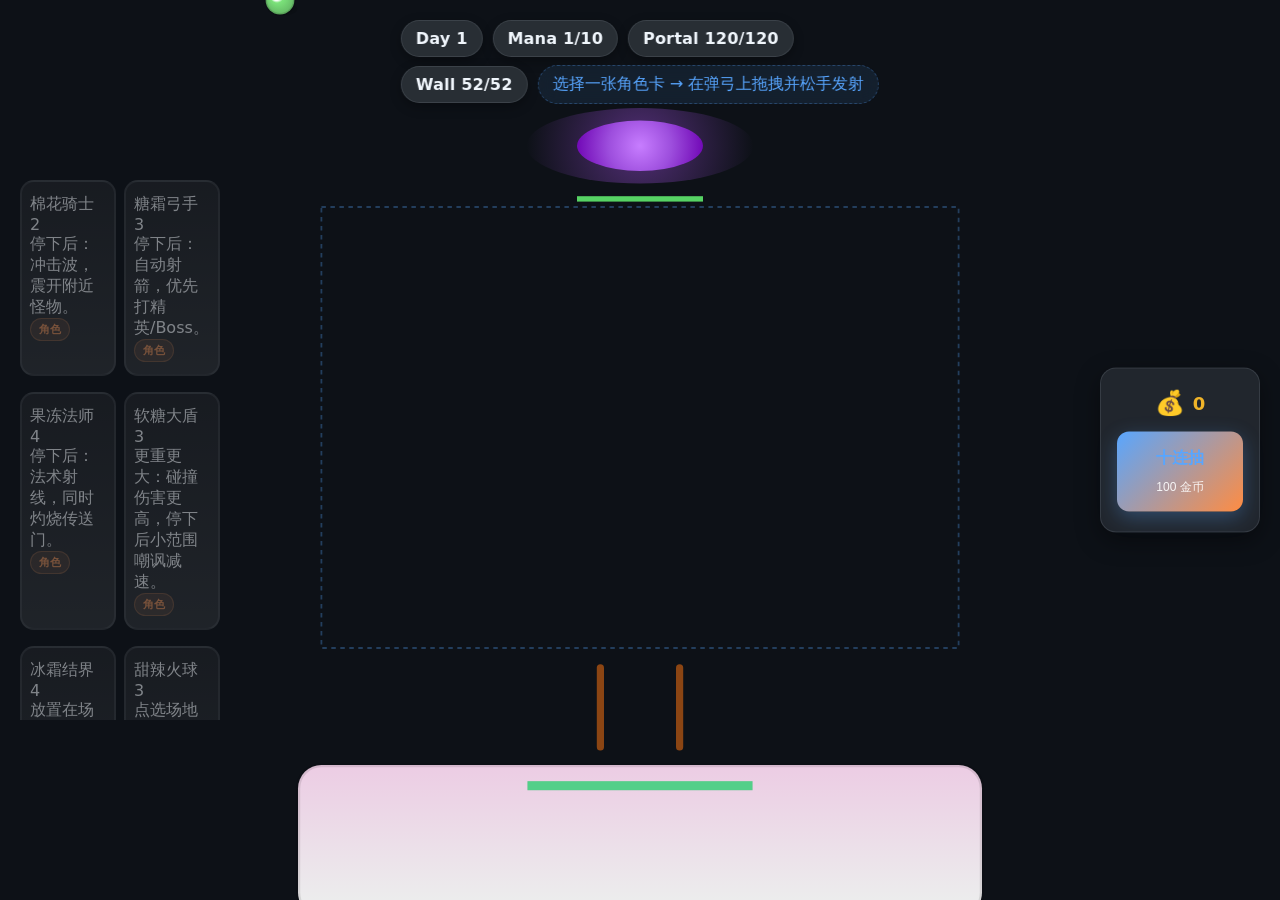
<file: index.html>
<!doctype html>
<html lang="zh-CN">
  <head>
    <meta charset="UTF-8" />
    <meta name="viewport" content="width=device-width, initial-scale=1, viewport-fit=cover" />
    <title>Balls Adventure — 防守游戏</title>
    <link rel="stylesheet" href="./style.css" />
    <script type="module" src="./js/main.js"></script>
  </head>
  <body>
    <div id="app">
      <canvas id="game" aria-label="game canvas"></canvas>

      <div id="hud">
        <div class="hud-row">
          <div class="pill" id="hudDay">Day 1</div>
          <div class="pill" id="hudMana">Mana 0/10</div>
          <div class="pill" id="hudPortal">Portal 100/100</div>
        </div>
        <div class="hud-row bottom">
          <div class="pill" id="hudWall">Wall 50/50</div>
          <div class="hint" id="hudHint">选择一张角色卡 → 在弹弓上拖拽并松手发射</div>
        </div>
      </div>

      <div id="cards" aria-label="cards bar"></div>

      <div id="gachaPanel" class="gacha-panel" aria-label="gacha panel">
        <div class="gacha-info">
          <div class="coins-display">
            <span class="coins-icon">💰</span>
            <span id="gameCoins">0</span>
          </div>
          <button id="gameGachaBtn" class="game-gacha-btn">
            <div class="gacha-title">十连抽</div>
            <div class="gacha-cost">100 金币</div>
          </button>
        </div>
      </div>

      <div id="overlay" class="hidden" role="dialog" aria-modal="true">
        <div class="panel">
          <div class="title" id="overlayTitle">Day Clear</div>
          <div class="desc" id="overlayDesc"></div>
          <button id="overlayBtn" class="primary">进入下一天</button>
        </div>
      </div>

      <div id="buildOverlay" class="hidden" role="dialog" aria-modal="true">
        <div class="panel build-panel">
          <div class="title">建设基地</div>
          <div class="build-stats">
            <div class="stat-item">
              <span class="stat-label">当前存档:</span>
              <span class="stat-value" id="currentSaveName">默认存档</span>
            </div>
            <div class="stat-item">
              <span class="stat-label">金币:</span>
              <span class="stat-value" id="buildCoins">0</span>
            </div>
            <div class="stat-item">
              <span class="stat-label">最高天数:</span>
              <span class="stat-value" id="buildBestDay">1</span>
            </div>
          </div>
          
          <div class="save-management">
            <div class="section-title">存档管理</div>
            <div class="save-slots" id="saveSlots">
              <!-- 动态生成存档槽位 -->
            </div>
            <div class="save-actions">
              <input type="text" id="newSaveName" placeholder="输入存档名称" maxlength="20">
              <button id="createNewSaveBtn" class="secondary-btn">新建存档</button>
            </div>
          </div>
          
          <div class="build-actions">
            <button id="backToGameBtn" class="secondary-btn">返回游戏</button>
          </div>
          <div id="gachaResults" class="gacha-results hidden"></div>
        </div>
      </div>
    </div>
  </body>
</html>
</file>
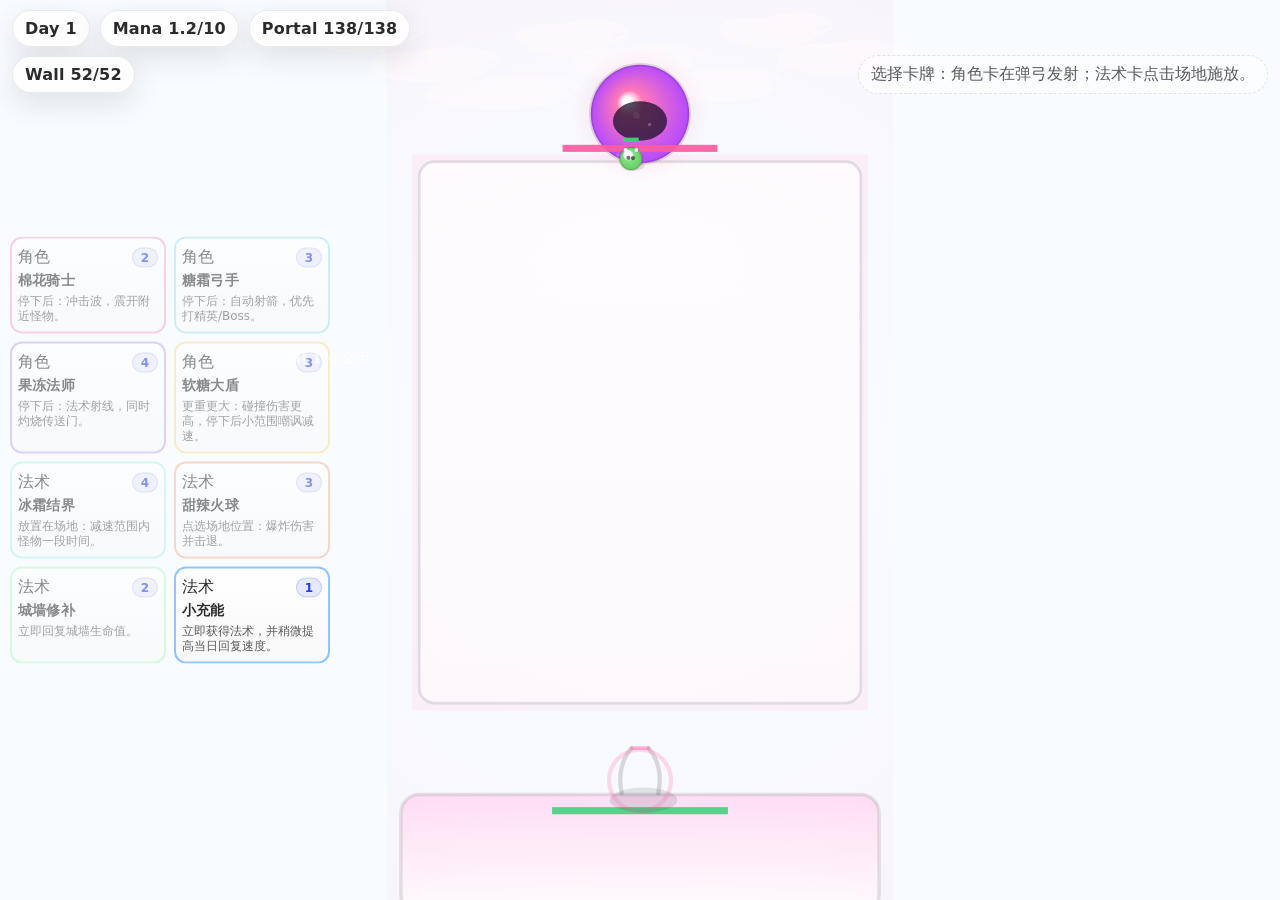
<file: backup/index.html>
<!doctype html>
<html lang="zh-CN">
  <head>
    <meta charset="UTF-8" />
    <meta name="viewport" content="width=device-width, initial-scale=1, viewport-fit=cover" />
    <title>Slingshot Portal — Mini Prototype</title>
    <link rel="stylesheet" href="./style.css" />
  </head>
  <body>
    <div id="app">
      <canvas id="game" aria-label="game canvas"></canvas>

      <div id="hud">
        <div class="hud-row">
          <div class="pill" id="hudDay">Day 1</div>
          <div class="pill" id="hudMana">Mana 0/10</div>
          <div class="pill" id="hudPortal">Portal 100/100</div>
        </div>
        <div class="hud-row bottom">
          <div class="pill" id="hudWall">Wall 50/50</div>
          <div class="hint" id="hudHint">选择一张角色卡 → 在弹弓上拖拽并松手发射</div>
        </div>
      </div>

      <div id="cards" aria-label="cards bar"></div>

      <div id="overlay" class="hidden" role="dialog" aria-modal="true">
        <div class="panel">
          <div class="title" id="overlayTitle">Day Clear</div>
          <div class="desc" id="overlayDesc"></div>
          <button id="overlayBtn" class="primary">进入下一天</button>
        </div>
      </div>

      <div id="buildOverlay" class="hidden" role="dialog" aria-modal="true">
        <div class="panel build-panel">
          <div class="title">建设基地</div>
          <div class="build-stats">
            <div class="stat-item">
              <span class="stat-label">当前存档:</span>
              <span class="stat-value" id="currentSaveName">默认存档</span>
            </div>
            <div class="stat-item">
              <span class="stat-label">金币:</span>
              <span class="stat-value" id="buildCoins">0</span>
            </div>
            <div class="stat-item">
              <span class="stat-label">最高天数:</span>
              <span class="stat-value" id="buildBestDay">1</span>
            </div>
          </div>
          
          <div class="save-management">
            <div class="section-title">存档管理</div>
            <div class="save-slots" id="saveSlots">
              <!-- 动态生成存档槽位 -->
            </div>
            <div class="save-actions">
              <input type="text" id="newSaveName" placeholder="输入存档名称" maxlength="20">
              <button id="createNewSaveBtn" class="secondary-btn">新建存档</button>
            </div>
          </div>
          
          <div class="build-actions">
            <button id="gachaBtn" class="gacha-btn">
              <div class="gacha-title">十连抽</div>
              <div class="gacha-cost">消耗 100 金币</div>
            </button>
            <button id="backToGameBtn" class="secondary-btn">返回游戏</button>
          </div>
          <div id="gachaResults" class="gacha-results hidden"></div>
        </div>
      </div>
    </div>

    <script defer src="./game.js"></script>
  </body>
</html>
</file>
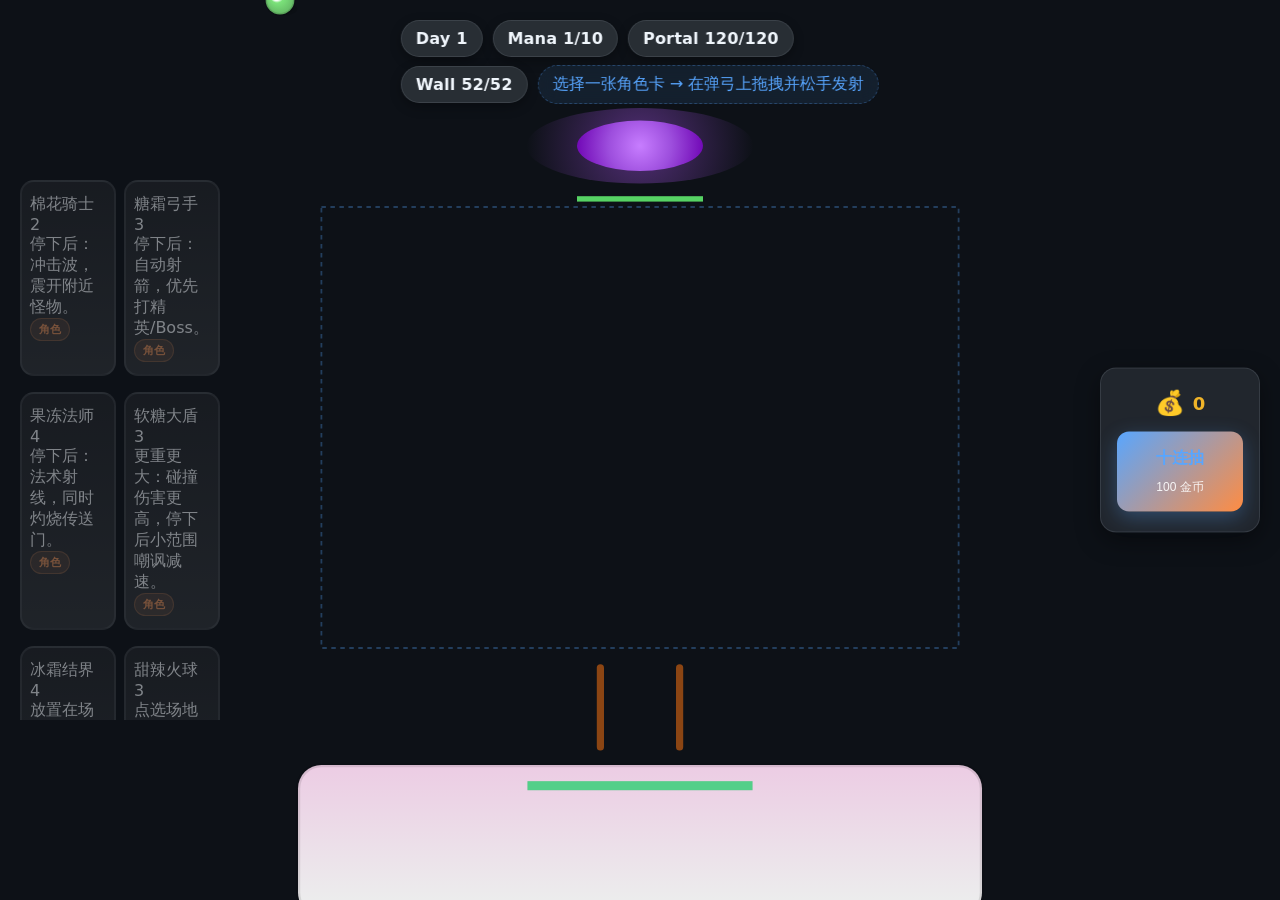
<file: index_backup.html>
<!doctype html>
<html lang="zh-CN">
  <head>
    <meta charset="UTF-8" />
    <meta name="viewport" content="width=device-width, initial-scale=1, viewport-fit=cover" />
    <title>Balls Adventure — 防守游戏</title>
    <link rel="stylesheet" href="./style.css" />
    <script type="module" src="./js/main.js"></script>
  </head>
  <body>
    <div id="app">
      <canvas id="game" aria-label="game canvas"></canvas>

      <div id="hud">
        <div class="hud-row">
          <div class="pill" id="hudDay">Day 1</div>
          <div class="pill" id="hudMana">Mana 0/10</div>
          <div class="pill" id="hudPortal">Portal 100/100</div>
        </div>
        <div class="hud-row bottom">
          <div class="pill" id="hudWall">Wall 50/50</div>
          <div class="hint" id="hudHint">选择一张角色卡 → 在弹弓上拖拽并松手发射</div>
        </div>
      </div>

      <div id="cards" aria-label="cards bar"></div>

      <div id="gachaPanel" class="gacha-panel" aria-label="gacha panel">
        <div class="gacha-info">
          <div class="coins-display">
            <span class="coins-icon">💰</span>
            <span id="gameCoins">0</span>
          </div>
          <button id="gameGachaBtn" class="game-gacha-btn">
            <div class="gacha-title">十连抽</div>
            <div class="gacha-cost">100 金币</div>
          </button>
        </div>
      </div>

      <div id="overlay" class="hidden" role="dialog" aria-modal="true">
        <div class="panel">
          <div class="title" id="overlayTitle">Day Clear</div>
          <div class="desc" id="overlayDesc"></div>
          <button id="overlayBtn" class="primary">进入下一天</button>
        </div>
      </div>

      <div id="buildOverlay" class="hidden" role="dialog" aria-modal="true">
        <div class="panel build-panel">
          <div class="title">建设基地</div>
          <div class="build-stats">
            <div class="stat-item">
              <span class="stat-label">当前存档:</span>
              <span class="stat-value" id="currentSaveName">默认存档</span>
            </div>
            <div class="stat-item">
              <span class="stat-label">金币:</span>
              <span class="stat-value" id="buildCoins">0</span>
            </div>
            <div class="stat-item">
              <span class="stat-label">最高天数:</span>
              <span class="stat-value" id="buildBestDay">1</span>
            </div>
          </div>
          
          <div class="save-management">
            <div class="section-title">存档管理</div>
            <div class="save-slots" id="saveSlots">
              <!-- 动态生成存档槽位 -->
            </div>
            <div class="save-actions">
              <input type="text" id="newSaveName" placeholder="输入存档名称" maxlength="20">
              <button id="createNewSaveBtn" class="secondary-btn">新建存档</button>
            </div>
          </div>
          
          <div class="build-actions">
            <button id="gachaBtn" class="gacha-btn">
              <div class="gacha-title">十连抽</div>
              <div class="gacha-cost">消耗 100 金币</div>
            </button>
            <button id="backToGameBtn" class="secondary-btn">返回游戏</button>
          </div>
          <div id="gachaResults" class="gacha-results hidden"></div>
        </div>
      </div>
    </div>
  </body>
</html>
</file>
<file: style.css>
:root {
  --bg0: #0d1117;
  --bg1: #161b22;
  --bg2: #21262d;
  --bg3: #30363d;
  --ink: #f0f6fc;
  --muted: #8b949e;
  --accent-blue: #58a6ff;
  --accent-yellow: #f0b429;
  --accent-orange: #ff8c42;
  --accent-green: #56d364;
  --pill: rgba(48, 54, 61, 0.8);
  --pill-border: rgba(139, 148, 158, 0.2);
  --shadow: rgba(0, 0, 0, 0.3);
  --primary: var(--accent-blue);
  --primary-ink: #ffffff;
}

* { box-sizing: border-box; }
html, body { height: 100%; }
body {
  margin: 0;
  font-family: ui-sans-serif, system-ui, -apple-system, "Segoe UI", Roboto, "Noto Sans CJK SC", "Microsoft YaHei", sans-serif;
  color: var(--ink);
  background: radial-gradient(1200px 900px at 50% -100px, var(--bg1), var(--bg0));
  overflow: hidden;
}

#app {
  position: fixed;
  inset: 0;
}

canvas#game {
  position: absolute;
  inset: 0;
  width: 100%;
  height: 100%;
  touch-action: none;
}

#hud {
  position: fixed;
  left: 50%;
  top: 20px;
  transform: translateX(-50%);
  display: flex;
  flex-direction: column;
  gap: 8px;
  pointer-events: none;
  z-index: 200;
}

.hud-row {
  display: flex;
  align-items: center;
  gap: 10px;
}
.hud-row.bottom {
  justify-content: space-between;
}

.pill {
  padding: 8px 14px;
  border-radius: 999px;
  background: var(--pill);
  border: 1px solid var(--pill-border);
  box-shadow: 0 4px 12px var(--shadow);
  font-weight: 650;
  letter-spacing: 0.2px;
  color: var(--ink);
  backdrop-filter: blur(10px);
}

.hint {
  padding: 8px 14px;
  border-radius: 999px;
  background: rgba(88, 166, 255, 0.1);
  border: 1px dashed rgba(88, 166, 255, 0.3);
  color: var(--accent-blue);
  max-width: min(540px, 60vw);
  white-space: nowrap;
  overflow: hidden;
  text-overflow: ellipsis;
  backdrop-filter: blur(10px);
}

#cards {
  position: fixed;
  left: 20px;
  top: 50%;
  transform: translateY(-50%);
  width: 200px;
  display: flex;
  flex-direction: column;
  gap: 8px;
  pointer-events: auto;
  max-height: 60vh;
  overflow-y: auto;
  z-index: 100;
}

.gacha-panel {
  position: fixed;
  right: 20px;
  top: 50%;
  transform: translateY(-50%);
  width: 160px;
  z-index: 1000;
  pointer-events: auto;
}

.gacha-info {
  display: flex;
  flex-direction: column;
  gap: 15px;
  align-items: center;
  background: var(--bg2);
  border-radius: 16px;
  padding: 20px 16px;
  border: 1px solid var(--pill-border);
  box-shadow: 0 8px 25px rgba(0, 0, 0, 0.4);
}

.coins-display {
  display: flex;
  align-items: center;
  gap: 8px;
  font-size: 18px;
  font-weight: 900;
  color: var(--accent-yellow);
}

.coins-icon {
  font-size: 24px;
}

.game-gacha-btn {
  width: 100%;
  border: 0;
  border-radius: 12px;
  padding: 16px 12px;
  background: linear-gradient(135deg, var(--accent-blue), var(--accent-orange));
  color: white;
  cursor: pointer;
  transition: transform 0.2s, box-shadow 0.2s;
  box-shadow: 0 6px 20px rgba(88, 166, 255, 0.3);
  display: flex;
  flex-direction: column;
  align-items: center;
  gap: 6px;
}

.game-gacha-btn:hover {
  transform: translateY(-2px);
  box-shadow: 0 8px 25px rgba(88, 166, 255, 0.4);
}

.game-gacha-btn:active {
  transform: translateY(0);
}

.game-gacha-btn .gacha-title {
  font-size: 16px;
  font-weight: 900;
}

.game-gacha-btn .gacha-cost {
  font-size: 12px;
  opacity: 0.9;
}

.card-row {
  display: flex;
  gap: 8px;
  width: 100%;
}

.card {
  user-select: none;
  -webkit-user-select: none;
  display: flex;
  flex-direction: column;
  gap: 6px;
  padding: 12px 8px;
  border-radius: 14px;
  background: linear-gradient(180deg, var(--bg2), var(--bg3));
  border: 2px solid var(--pill-border);
  cursor: pointer;
  transition: all 0.2s;
  flex: 1;
  min-width: 0;
  color: var(--ink);
}

.card:hover {
  transform: translateY(-2px);
  border-color: var(--accent-blue);
  box-shadow: 0 8px 20px rgba(88, 166, 255, 0.2);
}

.card.selected {
  border-color: var(--accent-blue);
  outline: 3px solid rgba(88, 166, 255, 0.3);
  background: linear-gradient(180deg, var(--bg2), rgba(88, 166, 255, 0.1));
}

.card.disabled {
  filter: grayscale(0.3) opacity(0.5);
  cursor: not-allowed;
}

.card .topline {
  display: flex;
  align-items: center;
  justify-content: space-between;
  gap: 8px;
}
.card .name {
  font-weight: 800;
  letter-spacing: 0.2px;
  font-size: 14px;
  color: var(--ink);
}
.card .cost {
  font-weight: 850;
  color: var(--accent-blue);
  background: rgba(88, 166, 255, 0.15);
  border: 1px solid rgba(88, 166, 255, 0.3);
  padding: 3px 8px;
  border-radius: 999px;
  font-size: 12px;
}
.card .desc {
  font-size: 12px;
  color: var(--muted);
  line-height: 1.3;
  min-height: 32px;
}
.tag {
  font-size: 11px;
  font-weight: 750;
  display: inline-flex;
  padding: 3px 8px;
  border-radius: 999px;
  border: 1px solid var(--pill-border);
  background: var(--bg3);
  color: var(--muted);
}
.tag.role { 
  background: rgba(255, 140, 66, 0.15); 
  border-color: rgba(255, 140, 66, 0.3);
  color: var(--accent-orange); 
}
.tag.spell { 
  background: rgba(86, 211, 100, 0.15); 
  border-color: rgba(86, 211, 100, 0.3);
  color: var(--accent-green); 
}

#overlay {
  position: absolute;
  inset: 0;
  background: rgba(13, 17, 23, 0.85);
  display: grid;
  place-items: center;
  padding: 20px;
  backdrop-filter: blur(8px);
}
#overlay.hidden {
  display: none;
}

#buildOverlay.hidden {
  display: none;
}
.panel {
  width: min(520px, 92vw);
  border-radius: 22px;
  background: var(--bg2);
  border: 1px solid var(--pill-border);
  box-shadow: 0 30px 60px rgba(0, 0, 0, 0.4);
  padding: 20px 18px 16px;
  color: var(--ink);
}
.panel .title {
  font-weight: 950;
  font-size: 18px;
  margin-bottom: 12px;
  color: var(--accent-blue);
}
.panel .desc {
  color: var(--muted);
  line-height: 1.35;
  white-space: pre-wrap;
  margin-bottom: 16px;
  font-size: 13px;
}
button.primary {
  width: 100%;
  border: 0;
  border-radius: 14px;
  padding: 12px 14px;
  font-weight: 900;
  background: linear-gradient(180deg, var(--accent-blue), var(--accent-orange));
  color: var(--primary-ink);
  box-shadow: 0 8px 20px rgba(88, 166, 255, 0.3);
  cursor: pointer;
  transition: all 0.2s;
}
button.primary:hover {
  transform: translateY(-1px);
  box-shadow: 0 12px 30px rgba(88, 166, 255, 0.4);
}
button.primary:active { 
  transform: translateY(1px); 
}

/* 建设界面样式 */
#buildOverlay {
  position: fixed;
  top: 0;
  left: 0;
  right: 0;
  bottom: 0;
  background: rgba(13, 17, 23, 0.95);
  backdrop-filter: blur(10px);
  display: flex;
  align-items: center;
  justify-content: center;
  z-index: 1000;
}

.build-panel {
  width: min(650px, 94vw);
  max-height: 85vh;
  overflow-y: auto;
  background: var(--bg2);
  border: 1px solid var(--pill-border);
  border-radius: 16px;
  padding: 24px;
}

.save-management {
  margin: 20px 0;
  padding: 16px;
  background: var(--bg3);
  border-radius: 12px;
  border: 1px solid var(--pill-border);
}

.section-title {
  font-weight: 800;
  font-size: 16px;
  margin-bottom: 12px;
  color: var(--accent-blue);
}

.save-slots {
  display: grid;
  grid-template-columns: repeat(3, 1fr);
  gap: 10px;
  margin-bottom: 16px;
}

.save-slot {
  border: 2px solid var(--pill-border);
  border-radius: 8px;
  padding: 12px;
  cursor: pointer;
  transition: all 0.2s;
  background: var(--bg2);
  color: var(--ink);
}

.save-slot:hover {
  border-color: var(--accent-blue);
  transform: translateY(-1px);
  box-shadow: 0 4px 12px rgba(88, 166, 255, 0.2);
}

.save-slot.active {
  border-color: var(--accent-blue);
  background: rgba(88, 166, 255, 0.1);
}

.save-slot.empty {
  border-style: dashed;
  opacity: 0.7;
}

.save-name {
  font-weight: 700;
  font-size: 14px;
  margin-bottom: 4px;
  color: var(--ink);
}

.save-info {
  font-size: 11px;
  color: var(--muted);
  line-height: 1.3;
}

.save-actions {
  display: flex;
  gap: 8px;
  align-items: center;
}

.save-actions input {
  flex: 1;
  padding: 8px 12px;
  border: 2px solid var(--pill-border);
  border-radius: 8px;
  font-size: 14px;
  background: var(--bg3);
  color: var(--ink);
}

.save-actions input:focus {
  outline: none;
  border-color: var(--accent-blue);
}

.build-stats {
  display: flex;
  gap: 20px;
  margin-bottom: 20px;
  padding: 16px;
  background: var(--bg3);
  border-radius: 12px;
  border: 1px solid var(--pill-border);
}

.stat-item {
  display: flex;
  flex-direction: column;
  align-items: center;
  flex: 1;
}

.stat-label {
  font-size: 14px;
  color: var(--muted);
  margin-bottom: 4px;
}

.stat-value {
  font-size: 24px;
  font-weight: 900;
  color: var(--accent-yellow);
}

.build-actions {
  display: flex;
  flex-direction: column;
  gap: 12px;
}

.gacha-btn {
  border: 0;
  border-radius: 16px;
  padding: 20px;
  background: linear-gradient(135deg, var(--accent-blue), var(--accent-orange));
  color: white;
  cursor: pointer;
  transition: transform 0.2s, box-shadow 0.2s;
  box-shadow: 0 8px 25px rgba(88, 166, 255, 0.3);
}

.gacha-btn:hover {
  transform: translateY(-2px);
  box-shadow: 0 12px 35px rgba(88, 166, 255, 0.4);
}

.gacha-btn:active {
  transform: translateY(0);
}

.gacha-title {
  font-size: 18px;
  font-weight: 900;
  margin-bottom: 4px;
  color: var(--accent-blue);
  font-weight: 800;
  cursor: pointer;
  transition: all 0.2s;
}

.gacha-cost {
  font-size: 14px;
  opacity: 0.9;
}

.secondary-btn {
  border: 2px solid var(--accent-blue);
  border-radius: 14px;
  padding: 12px 20px;
  background: var(--bg2);
  color: var(--accent-blue);
  font-weight: 800;
  cursor: pointer;
  transition: all 0.2s;
}

.secondary-btn:hover {
  background: var(--accent-blue);
  color: white;
  box-shadow: 0 4px 12px rgba(88, 166, 255, 0.3);
}

.gacha-results {
  margin-top: 20px;
  padding: 16px;
  background: var(--bg3);
  border-radius: 12px;
  border: 1px solid var(--pill-border);
}

.gacha-grid {
  display: grid;
  grid-template-columns: repeat(5, 1fr);
  gap: 8px;
  margin-top: 12px;
}

.gacha-card {
  aspect-ratio: 1;
  border-radius: 8px;
  display: flex;
  flex-direction: column;
  align-items: center;
  justify-content: center;
  font-weight: bold;
  font-size: 12px;
  text-align: center;
  padding: 4px;
  transition: transform 0.3s;
  color: white;
}

.gacha-card.common {
  background: linear-gradient(135deg, var(--bg3), #6e7681);
  color: var(--muted);
}

.gacha-card.uncommon {
  background: linear-gradient(135deg, var(--accent-blue), #0969da);
  color: white;
}

.gacha-card.rare {
  background: linear-gradient(135deg, var(--accent-orange), #bc4c00);
  color: white;
}

.gacha-card.epic {
  background: linear-gradient(135deg, var(--accent-yellow), #bf8700);
  color: white;
  animation: epicGlow 2s infinite;
  box-shadow: 0 4px 12px rgba(240, 180, 41, 0.4);
}

@keyframes epicGlow {
  0%, 100% { box-shadow: 0 0 15px rgba(240, 180, 41, 0.6); }
  50% { box-shadow: 0 0 25px rgba(240, 180, 41, 0.8); }
}

.reward-card:hover {
  transform: translateY(-2px);
  box-shadow: 0 8px 25px rgba(0, 0, 0, 0.3);
}

@media (min-width: 880px) {
  #cards { grid-template-columns: repeat(8, minmax(0, 1fr)); }
}
</file>
<file: backup/style.css>
:root {
  --bg0: #fff7fb;
  --bg1: #f1f6ff;
  --ink: #2b2b2b;
  --muted: #5a5a5a;
  --pill: rgba(255, 255, 255, 0.78);
  --pill-border: rgba(0, 0, 0, 0.08);
  --shadow: rgba(31, 31, 31, 0.12);
  --primary: #ff5aa5;
  --primary-ink: #fff;
}

* { box-sizing: border-box; }
html, body { height: 100%; }
body {
  margin: 0;
  font-family: ui-sans-serif, system-ui, -apple-system, "Segoe UI", Roboto, "Noto Sans CJK SC", "Microsoft YaHei", sans-serif;
  color: var(--ink);
  background: radial-gradient(1200px 900px at 50% -100px, var(--bg1), var(--bg0));
  overflow: hidden;
}

#app {
  position: fixed;
  inset: 0;
}

canvas#game {
  position: absolute;
  inset: 0;
  width: 100%;
  height: 100%;
  touch-action: none;
}

#hud {
  position: absolute;
  left: 12px;
  right: 12px;
  top: 10px;
  display: flex;
  flex-direction: column;
  gap: 8px;
  pointer-events: none;
}

.hud-row {
  display: flex;
  align-items: center;
  gap: 10px;
}
.hud-row.bottom {
  justify-content: space-between;
}

.pill {
  padding: 8px 12px;
  border-radius: 999px;
  background: var(--pill);
  border: 1px solid var(--pill-border);
  box-shadow: 0 10px 30px var(--shadow);
  font-weight: 650;
  letter-spacing: 0.2px;
}

.hint {
  padding: 8px 12px;
  border-radius: 999px;
  background: rgba(255, 255, 255, 0.55);
  border: 1px dashed rgba(0, 0, 0, 0.10);
  color: var(--muted);
  max-width: min(540px, 60vw);
  white-space: nowrap;
  overflow: hidden;
  text-overflow: ellipsis;
}

#cards {
  position: absolute;
  left: 10px;
  top: 50%;
  transform: translateY(-50%);
  width: 320px;
  display: flex;
  flex-direction: column;
  gap: 8px;
  pointer-events: auto;
  max-height: 80vh;
  overflow-y: auto;
}

.card-row {
  display: flex;
  gap: 8px;
  width: 100%;
}

.card {
  user-select: none;
  -webkit-user-select: none;
  display: flex;
  flex-direction: column;
  gap: 4px;
  padding: 8px 6px;
  border-radius: 12px;
  background: linear-gradient(180deg, #ffffff, #f8f8f8);
  border: 2px solid #e0e0e0;
  cursor: pointer;
  transition: all 0.15s;
  flex: 1;
  min-width: 0;
}

.card:hover {
  transform: translateY(-1px);
  border-color: rgba(255, 90, 165, 0.65);
}

.card.selected {
  border-color: rgba(255, 90, 165, 0.65);
  outline: 3px solid rgba(255, 90, 165, 0.18);
}

.card.disabled {
  filter: grayscale(0.15) opacity(0.55);
  cursor: not-allowed;
}

.card .topline {
  display: flex;
  align-items: center;
  justify-content: space-between;
  gap: 8px;
}
.card .name {
  font-weight: 800;
  letter-spacing: 0.2px;
  font-size: 14px;
}
.card .cost {
  font-weight: 850;
  color: #1f3bff;
  background: rgba(31, 59, 255, 0.10);
  border: 1px solid rgba(31, 59, 255, 0.18);
  padding: 2px 8px;
  border-radius: 999px;
  font-size: 12px;
}
.card .desc {
  font-size: 12px;
  color: var(--muted);
  line-height: 1.25;
  min-height: 30px;
}
.tag {
  font-size: 11px;
  font-weight: 750;
  display: inline-flex;
  padding: 2px 8px;
  border-radius: 999px;
  border: 1px solid rgba(0, 0, 0, 0.10);
  background: rgba(0, 0, 0, 0.035);
  color: rgba(0, 0, 0, 0.65);
}
.tag.role { background: rgba(255, 90, 165, 0.10); border-color: rgba(255, 90, 165, 0.20); }
.tag.spell { background: rgba(0, 190, 160, 0.10); border-color: rgba(0, 190, 160, 0.20); }

#overlay {
  position: absolute;
  inset: 0;
  background: rgba(25, 25, 35, 0.46);
  display: grid;
  place-items: center;
  padding: 20px;
}
#overlay.hidden { display: none; }
.panel {
  width: min(520px, 92vw);
  border-radius: 22px;
  background: rgba(255, 255, 255, 0.92);
  border: 1px solid rgba(0, 0, 0, 0.10);
  box-shadow: 0 30px 60px rgba(0, 0, 0, 0.18);
  padding: 16px 16px 14px;
}
.panel .title {
  font-weight: 950;
  font-size: 18px;
  margin-bottom: 8px;
}
.panel .desc {
  color: var(--muted);
  line-height: 1.35;
  white-space: pre-wrap;
  margin-bottom: 12px;
  font-size: 13px;
}
button.primary {
  width: 100%;
  border: 0;
  border-radius: 14px;
  padding: 12px 14px;
  font-weight: 900;
  background: linear-gradient(180deg, #ff70b3, var(--primary));
  color: var(--primary-ink);
  box-shadow: 0 14px 30px rgba(255, 90, 165, 0.35);
  cursor: pointer;
}
button.primary:active { transform: translateY(1px); }

/* 建设界面样式 */
.build-panel {
  width: min(650px, 94vw);
  max-height: 85vh;
  overflow-y: auto;
}

.save-management {
  margin: 20px 0;
  padding: 16px;
  background: rgba(0, 0, 0, 0.03);
  border-radius: 12px;
}

.section-title {
  font-weight: 800;
  font-size: 16px;
  margin-bottom: 12px;
  color: var(--primary);
}

.save-slots {
  display: grid;
  grid-template-columns: repeat(3, 1fr);
  gap: 10px;
  margin-bottom: 16px;
}

.save-slot {
  border: 2px solid #ddd;
  border-radius: 8px;
  padding: 12px;
  cursor: pointer;
  transition: all 0.2s;
  background: white;
}

.save-slot:hover {
  border-color: var(--primary);
  transform: translateY(-1px);
}

.save-slot.active {
  border-color: var(--primary);
  background: rgba(255, 90, 165, 0.1);
}

.save-slot.empty {
  border-style: dashed;
  opacity: 0.7;
}

.save-name {
  font-weight: 700;
  font-size: 14px;
  margin-bottom: 4px;
}

.save-info {
  font-size: 11px;
  color: var(--muted);
  line-height: 1.3;
}

.save-actions {
  display: flex;
  gap: 8px;
  align-items: center;
}

.save-actions input {
  flex: 1;
  padding: 8px 12px;
  border: 2px solid #ddd;
  border-radius: 8px;
  font-size: 14px;
}

.save-actions input:focus {
  outline: none;
  border-color: var(--primary);
}

.build-stats {
  display: flex;
  gap: 20px;
  margin-bottom: 20px;
  padding: 16px;
  background: rgba(0, 0, 0, 0.05);
  border-radius: 12px;
}

.stat-item {
  display: flex;
  flex-direction: column;
  align-items: center;
  flex: 1;
}

.stat-label {
  font-size: 14px;
  color: var(--muted);
  margin-bottom: 4px;
}

.stat-value {
  font-size: 24px;
  font-weight: 900;
  color: var(--primary);
}

.build-actions {
  display: flex;
  flex-direction: column;
  gap: 12px;
}

.gacha-btn {
  border: 0;
  border-radius: 16px;
  padding: 20px;
  background: linear-gradient(135deg, #667eea 0%, #764ba2 100%);
  color: white;
  cursor: pointer;
  transition: transform 0.2s, box-shadow 0.2s;
  box-shadow: 0 8px 25px rgba(102, 126, 234, 0.4);
}

.gacha-btn:hover {
  transform: translateY(-2px);
  box-shadow: 0 12px 35px rgba(102, 126, 234, 0.5);
}

.gacha-btn:active {
  transform: translateY(0);
}

.gacha-title {
  font-size: 18px;
  font-weight: 900;
  margin-bottom: 4px;
}

.gacha-cost {
  font-size: 14px;
  opacity: 0.9;
}

.secondary-btn {
  border: 2px solid var(--primary);
  border-radius: 14px;
  padding: 12px 20px;
  background: white;
  color: var(--primary);
  font-weight: 800;
  cursor: pointer;
  transition: all 0.2s;
}

.secondary-btn:hover {
  background: var(--primary);
  color: white;
}

.gacha-results {
  margin-top: 20px;
  padding: 16px;
  background: rgba(0, 0, 0, 0.03);
  border-radius: 12px;
}

.gacha-grid {
  display: grid;
  grid-template-columns: repeat(5, 1fr);
  gap: 8px;
  margin-top: 12px;
}

.gacha-card {
  aspect-ratio: 1;
  border-radius: 8px;
  display: flex;
  flex-direction: column;
  align-items: center;
  justify-content: center;
  font-weight: bold;
  font-size: 12px;
  text-align: center;
  padding: 4px;
  transition: transform 0.3s;
}

.gacha-card.common {
  background: linear-gradient(135deg, #e0e0e0, #bdbdbd);
  color: #333;
}

.gacha-card.uncommon {
  background: linear-gradient(135deg, #64b5f6, #2196f3);
  color: white;
}

.gacha-card.rare {
  background: linear-gradient(135deg, #ba68c8, #9c27b0);
  color: white;
}

.gacha-card.epic {
  background: linear-gradient(135deg, #ff9800, #f57c00);
  color: white;
  animation: epicGlow 2s infinite;
}

@keyframes epicGlow {
  0%, 100% { box-shadow: 0 0 10px rgba(255, 152, 0, 0.5); }
  50% { box-shadow: 0 0 20px rgba(255, 152, 0, 0.8); }
}

.reward-card:hover {
  transform: translateY(-2px);
  box-shadow: 0 8px 25px rgba(0, 0, 0, 0.15);
}

@media (min-width: 880px) {
  #cards { grid-template-columns: repeat(8, minmax(0, 1fr)); }
}
</file>
